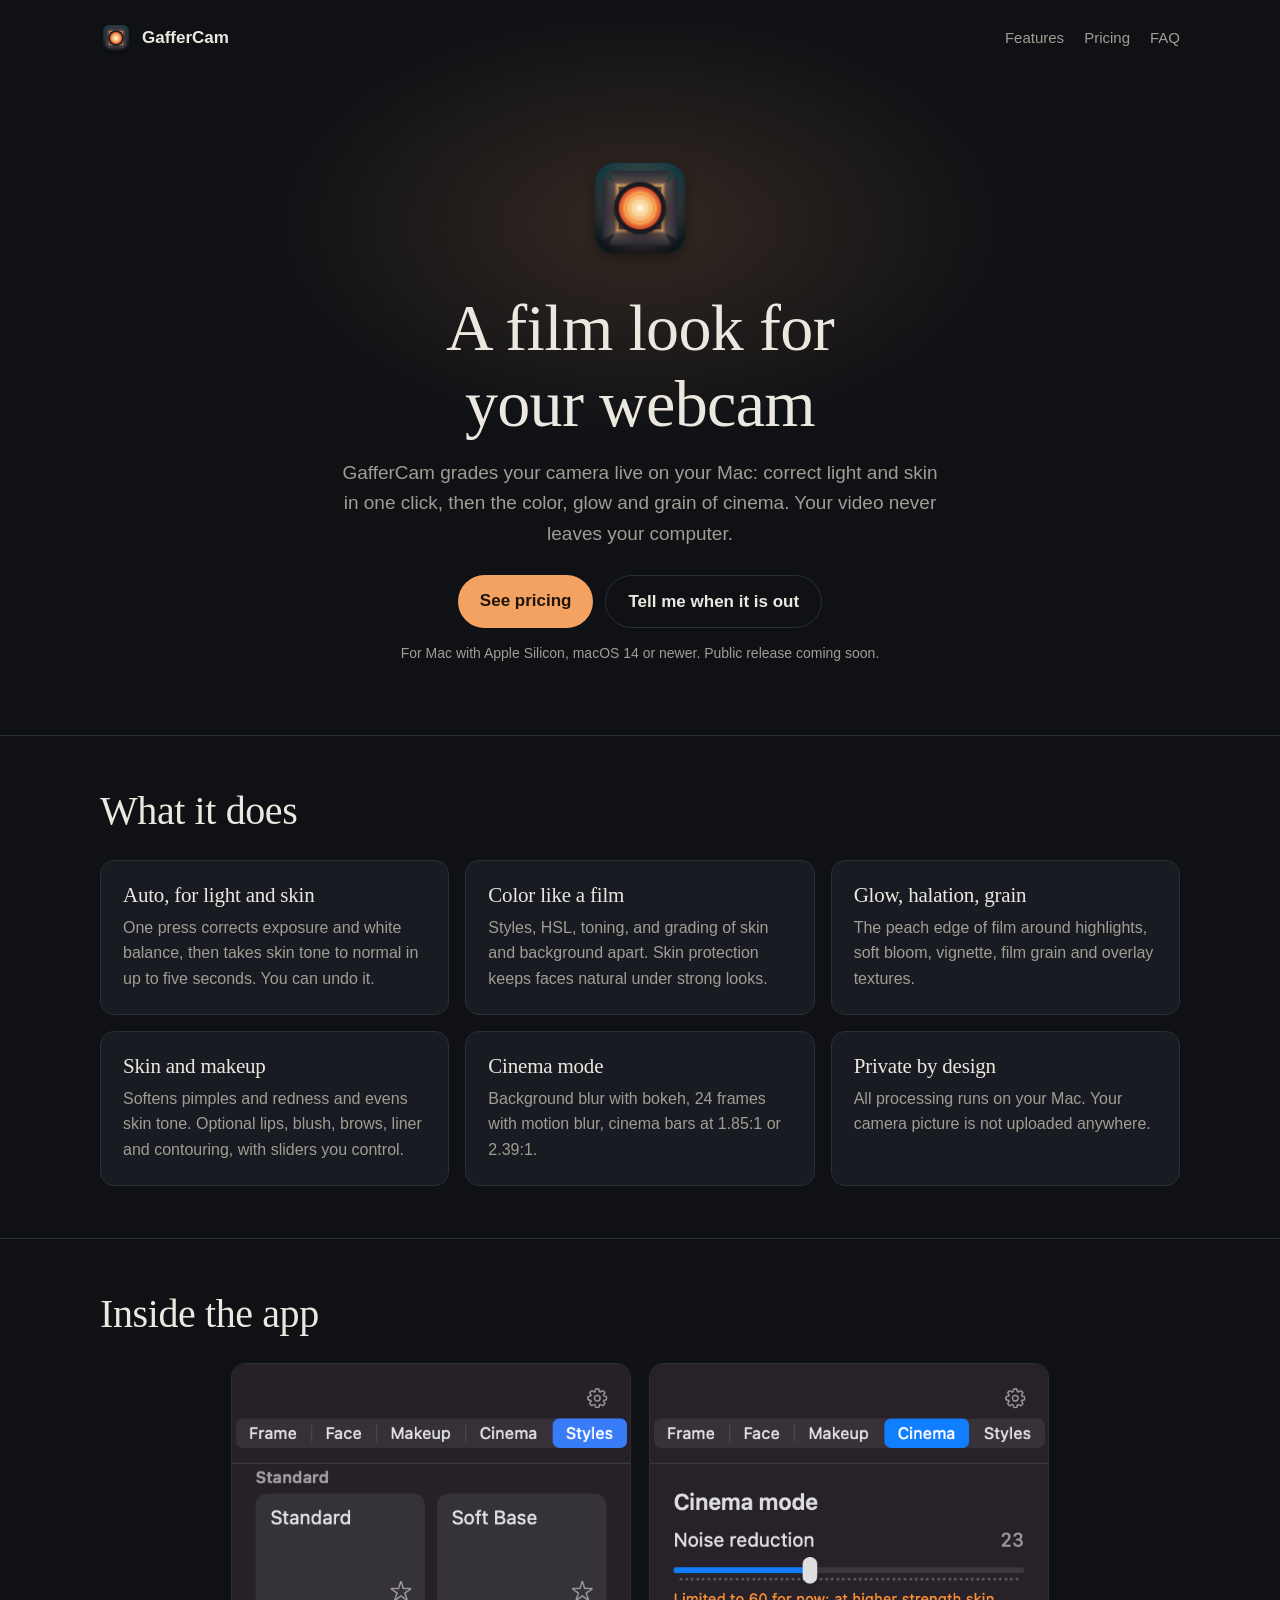
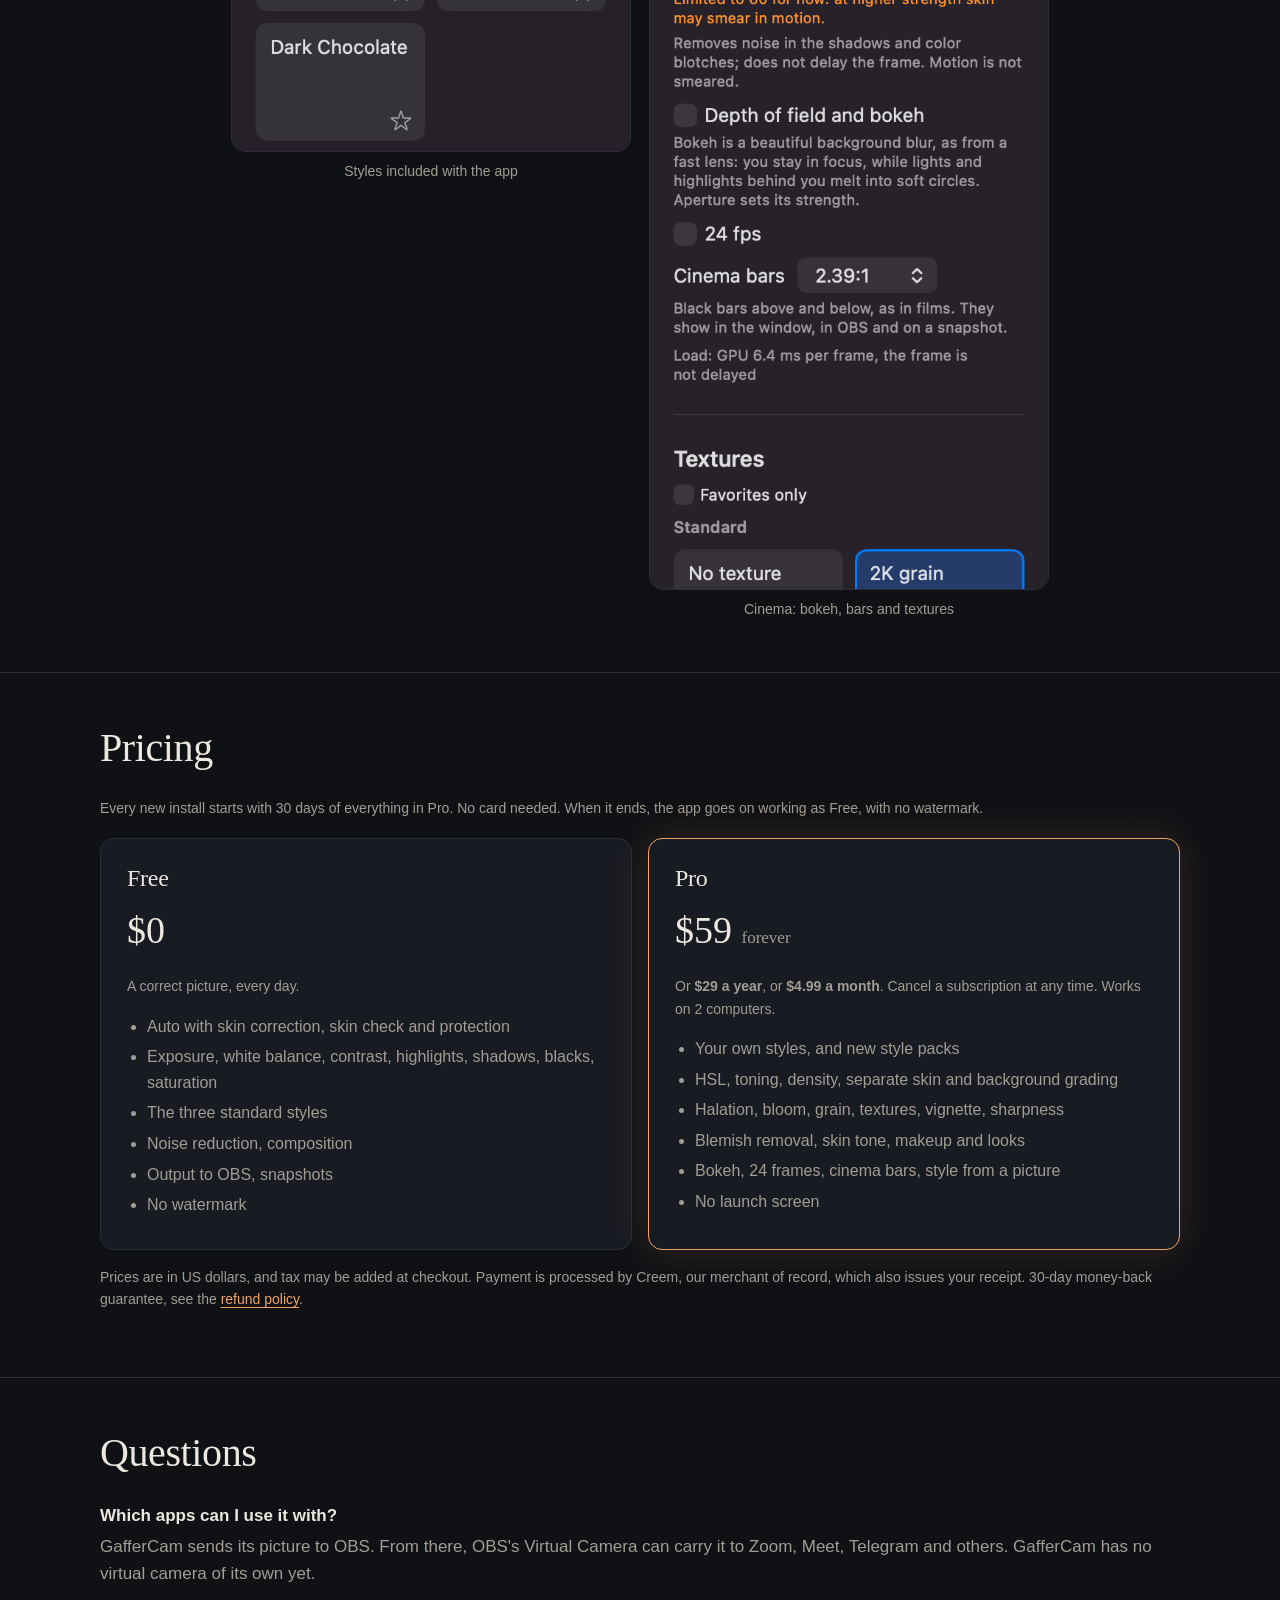
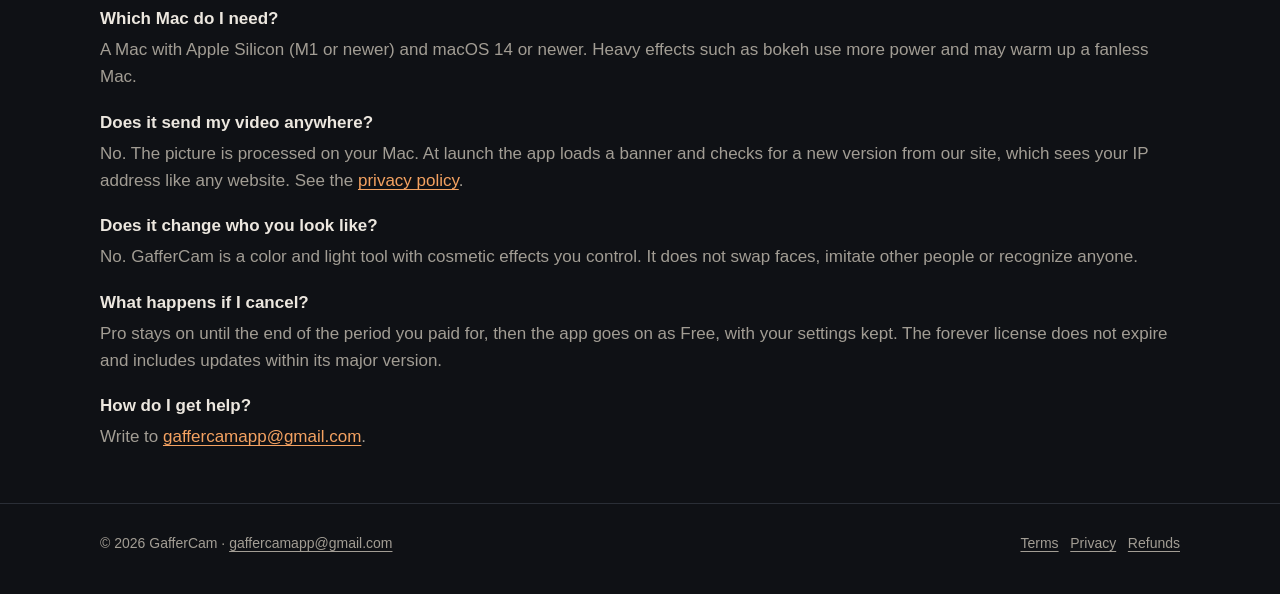
<file: index.html>
<!doctype html>
<html lang="en">
<head>
<meta charset="utf-8">
<meta name="viewport" content="width=device-width, initial-scale=1">
<title>GafferCam: a film look for your webcam</title>
<meta name="description" content="Real-time color grading for your webcam on Mac. Everything runs on your Mac, and your video stays with you.">
<link rel="icon" href="assets/icon.png">
<link rel="stylesheet" href="assets/site.css">
</head>
<body>
<div class="wrap"><header class="top">
  <a class="brand" href="index.html"><img src="assets/icon.png" alt="">GafferCam</a>
  <nav><a href="index.html#features">Features</a><a href="index.html#pricing">Pricing</a><a href="index.html#faq">FAQ</a></nav>
</header></div>
<main>
<div class="wrap hero">
  <img class="mark" src="assets/icon.png" alt="GafferCam icon: a film light with a warm lens">
  <h1>A film look for your webcam</h1>
  <p class="lead">GafferCam grades your camera live on your Mac: correct light and skin in one click, then the color, glow and grain of cinema. Your video never leaves your computer.</p>
  <div class="actions">
    <a class="button" href="#pricing">See pricing</a>
    <a class="button ghost" href="mailto:gaffercamapp@gmail.com?subject=GafferCam%20release">Tell me when it is out</a>
  </div>
  <p class="small">For Mac with Apple Silicon, macOS 14 or newer. Public release coming soon.</p>
</div>

<section id="features"><div class="wrap">
  <h2>What it does</h2>
  <div class="grid">
    <div class="card"><h3>Auto, for light and skin</h3><p>One press corrects exposure and white balance, then takes skin tone to normal in up to five seconds. You can undo it.</p></div>
    <div class="card"><h3>Color like a film</h3><p>Styles, HSL, toning, and grading of skin and background apart. Skin protection keeps faces natural under strong looks.</p></div>
    <div class="card"><h3>Glow, halation, grain</h3><p>The peach edge of film around highlights, soft bloom, vignette, film grain and overlay textures.</p></div>
    <div class="card"><h3>Skin and makeup</h3><p>Softens pimples and redness and evens skin tone. Optional lips, blush, brows, liner and contouring, with sliders you control.</p></div>
    <div class="card"><h3>Cinema mode</h3><p>Background blur with bokeh, 24 frames with motion blur, cinema bars at 1.85:1 or 2.39:1.</p></div>
    <div class="card"><h3>Private by design</h3><p>All processing runs on your Mac. Your camera picture is not uploaded anywhere.</p></div>
  </div>
</div></section>

<section><div class="wrap">
  <h2>Inside the app</h2>
  <div class="shots">
    <figure><img src="assets/styles.png" width="540" height="526" alt="The Styles tab with the standard styles" loading="lazy"><figcaption>Styles included with the app</figcaption></figure>
    <figure><img src="assets/cinema.png" width="540" height="1120" alt="The Cinema tab, with noise reduction, bokeh, cinema bars and textures" loading="lazy"><figcaption>Cinema: bokeh, bars and textures</figcaption></figure>
  </div>
</div></section>

<section id="pricing"><div class="wrap">
  <h2>Pricing</h2>
  <p class="small">Every new install starts with 30 days of everything in Pro. No card needed. When it ends, the app goes on working as Free, with no watermark.</p>
  <div class="plans" style="margin-top:18px">
    <div class="plan">
      <h3>Free</h3>
      <div class="price">$0</div>
      <p class="small">A correct picture, every day.</p>
      <ul>
        <li>Auto with skin correction, skin check and protection</li>
        <li>Exposure, white balance, contrast, highlights, shadows, blacks, saturation</li>
        <li>The three standard styles</li>
        <li>Noise reduction, composition</li>
        <li>Output to OBS, snapshots</li>
        <li>No watermark</li>
      </ul>
    </div>
    <div class="plan pro">
      <h3>Pro</h3>
      <div class="price">$59 <span class="period">forever</span></div>
      <p class="small">Or <strong>$29 a year</strong>, or <strong>$4.99 a month</strong>. Cancel a subscription at any time. Works on 2 computers.</p>
      <ul>
        <li>Your own styles, and new style packs</li>
        <li>HSL, toning, density, separate skin and background grading</li>
        <li>Halation, bloom, grain, textures, vignette, sharpness</li>
        <li>Blemish removal, skin tone, makeup and looks</li>
        <li>Bokeh, 24 frames, cinema bars, style from a picture</li>
                <li>No launch screen</li>
      </ul>
    </div>
  </div>
  <p class="small" style="margin-top:16px">Prices are in US dollars, and tax may be added at checkout. Payment is processed by Creem, our merchant of record, which also issues your receipt. 30-day money-back guarantee, see the <a href="refund.html">refund policy</a>.</p>
</div></section>

<section id="faq"><div class="wrap">
  <h2>Questions</h2>
  <dl>
    <dt>Which apps can I use it with?</dt>
    <dd>GafferCam sends its picture to OBS. From there, OBS's Virtual Camera can carry it to Zoom, Meet, Telegram and others. GafferCam has no virtual camera of its own yet.</dd>
    <dt>Which Mac do I need?</dt>
    <dd>A Mac with Apple Silicon (M1 or newer) and macOS 14 or newer. Heavy effects such as bokeh use more power and may warm up a fanless Mac.</dd>
    <dt>Does it send my video anywhere?</dt>
    <dd>No. The picture is processed on your Mac. At launch the app loads a banner and checks for a new version from our site, which sees your IP address like any website. See the <a href="privacy.html">privacy policy</a>.</dd>
    <dt>Does it change who you look like?</dt>
    <dd>No. GafferCam is a color and light tool with cosmetic effects you control. It does not swap faces, imitate other people or recognize anyone.</dd>
    <dt>What happens if I cancel?</dt>
    <dd>Pro stays on until the end of the period you paid for, then the app goes on as Free, with your settings kept. The forever license does not expire and includes updates within its major version.</dd>
    <dt>How do I get help?</dt>
    <dd>Write to <a href="mailto:gaffercamapp@gmail.com">gaffercamapp@gmail.com</a>.</dd>
  </dl>
</div></section>
</main>
<footer><div class="wrap">
  <span>© 2026 GafferCam · <a href="mailto:gaffercamapp@gmail.com">gaffercamapp@gmail.com</a></span>
  <span><a href="terms.html">Terms</a> &nbsp; <a href="privacy.html">Privacy</a> &nbsp; <a href="refund.html">Refunds</a></span>
</div></footer>
</body>
</html>
</file>
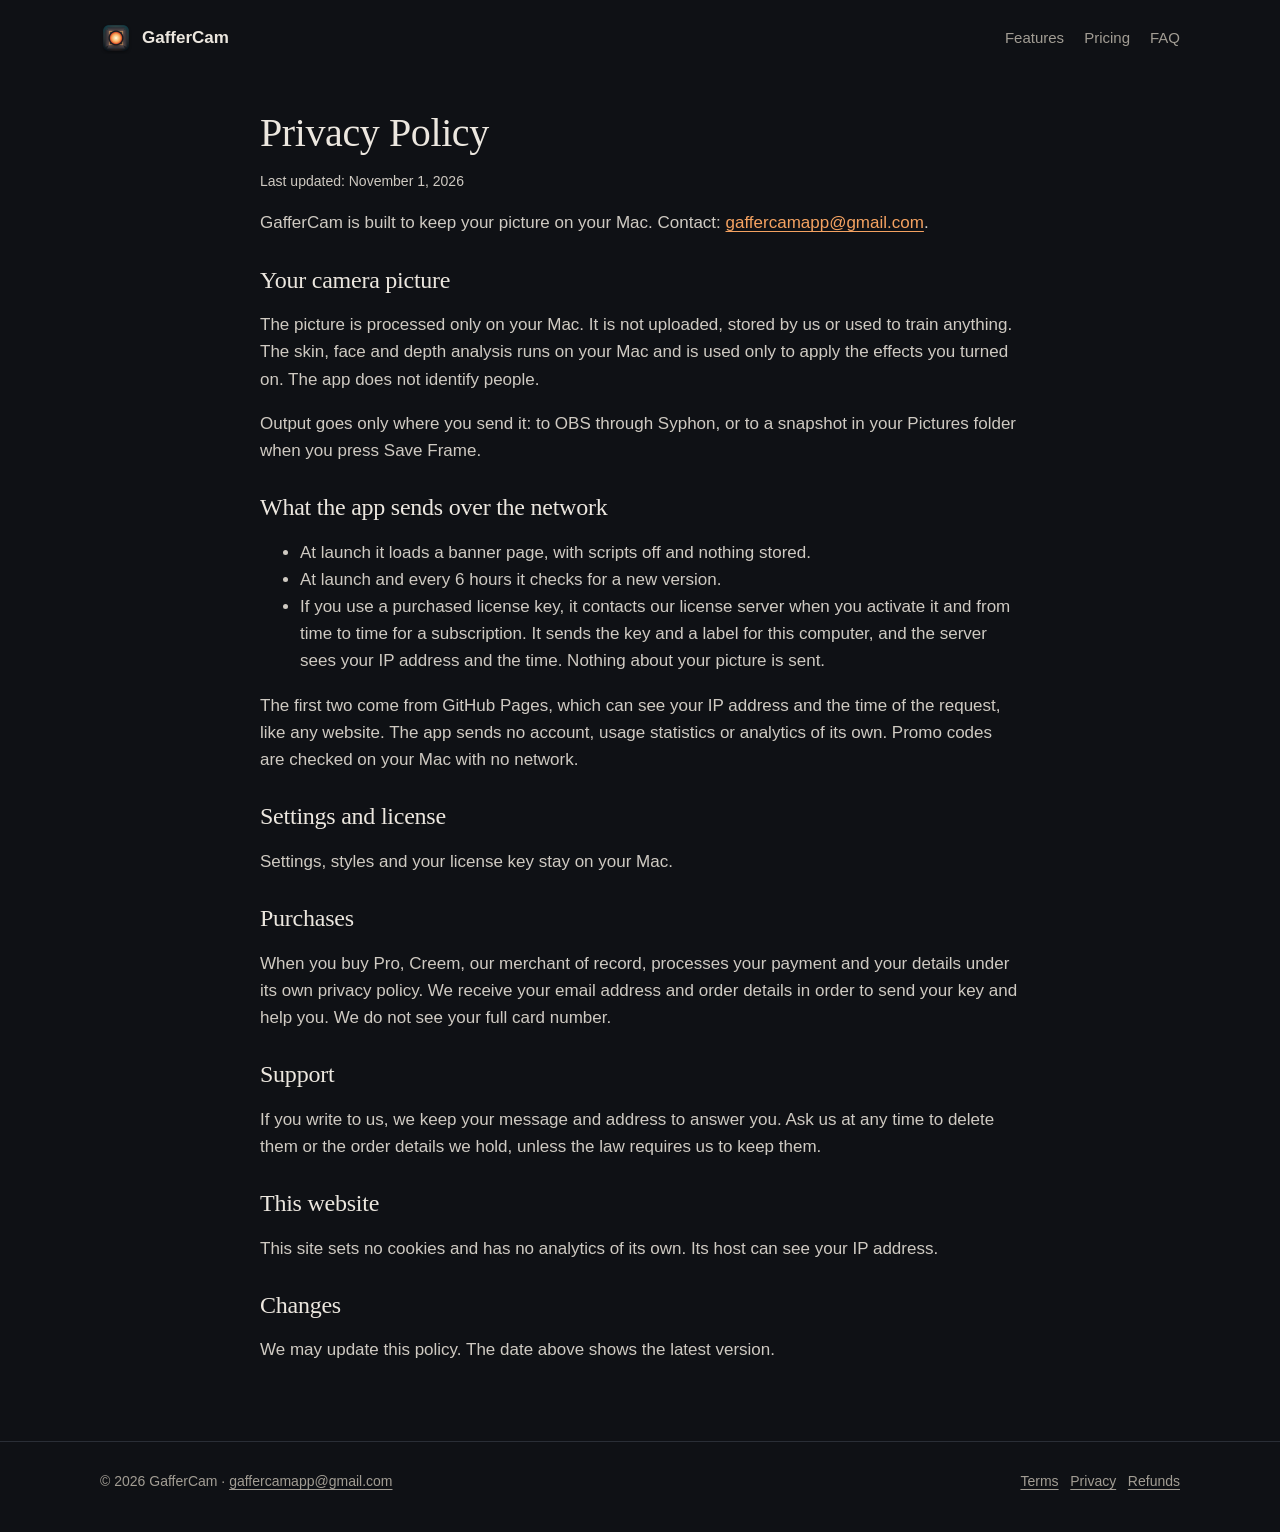
<file: privacy.html>
<!doctype html>
<html lang="en">
<head>
<meta charset="utf-8">
<meta name="viewport" content="width=device-width, initial-scale=1">
<title>Privacy Policy · GafferCam</title>
<meta name="description" content="Privacy Policy for GafferCam.">
<link rel="icon" href="assets/icon.png">
<link rel="stylesheet" href="assets/site.css">
</head>
<body>
<div class="wrap"><header class="top">
  <a class="brand" href="index.html"><img src="assets/icon.png" alt="">GafferCam</a>
  <nav><a href="index.html#features">Features</a><a href="index.html#pricing">Pricing</a><a href="index.html#faq">FAQ</a></nav>
</header></div>
<main class="wrap legal">
<h1>Privacy Policy</h1>
<p class="small">Last updated: November 1, 2026</p>
<p>GafferCam is built to keep your picture on your Mac. Contact: <a href="mailto:gaffercamapp@gmail.com">gaffercamapp@gmail.com</a>.</p>
<h2>Your camera picture</h2>
<p>The picture is processed only on your Mac. It is not uploaded, stored by us or used to train anything. The skin, face and depth analysis runs on your Mac and is used only to apply the effects you turned on. The app does not identify people.</p>
<p>Output goes only where you send it: to OBS through Syphon, or to a snapshot in your Pictures folder when you press Save Frame.</p>
<h2>What the app sends over the network</h2>
<ul>
  <li>At launch it loads a banner page, with scripts off and nothing stored.</li>
  <li>At launch and every 6 hours it checks for a new version.</li>
  <li>If you use a purchased license key, it contacts our license server when you activate it and from time to time for a subscription. It sends the key and a label for this computer, and the server sees your IP address and the time. Nothing about your picture is sent.</li>
</ul>
<p>The first two come from GitHub Pages, which can see your IP address and the time of the request, like any website. The app sends no account, usage statistics or analytics of its own. Promo codes are checked on your Mac with no network.</p>
<h2>Settings and license</h2>
<p>Settings, styles and your license key stay on your Mac.</p>
<h2>Purchases</h2>
<p>When you buy Pro, Creem, our merchant of record, processes your payment and your details under its own privacy policy. We receive your email address and order details in order to send your key and help you. We do not see your full card number.</p>
<h2>Support</h2>
<p>If you write to us, we keep your message and address to answer you. Ask us at any time to delete them or the order details we hold, unless the law requires us to keep them.</p>
<h2>This website</h2>
<p>This site sets no cookies and has no analytics of its own. Its host can see your IP address.</p>
<h2>Changes</h2>
<p>We may update this policy. The date above shows the latest version.</p>
</main>
<footer><div class="wrap">
  <span>© 2026 GafferCam · <a href="mailto:gaffercamapp@gmail.com">gaffercamapp@gmail.com</a></span>
  <span><a href="terms.html">Terms</a> &nbsp; <a href="privacy.html">Privacy</a> &nbsp; <a href="refund.html">Refunds</a></span>
</div></footer>
</body>
</html>
</file>
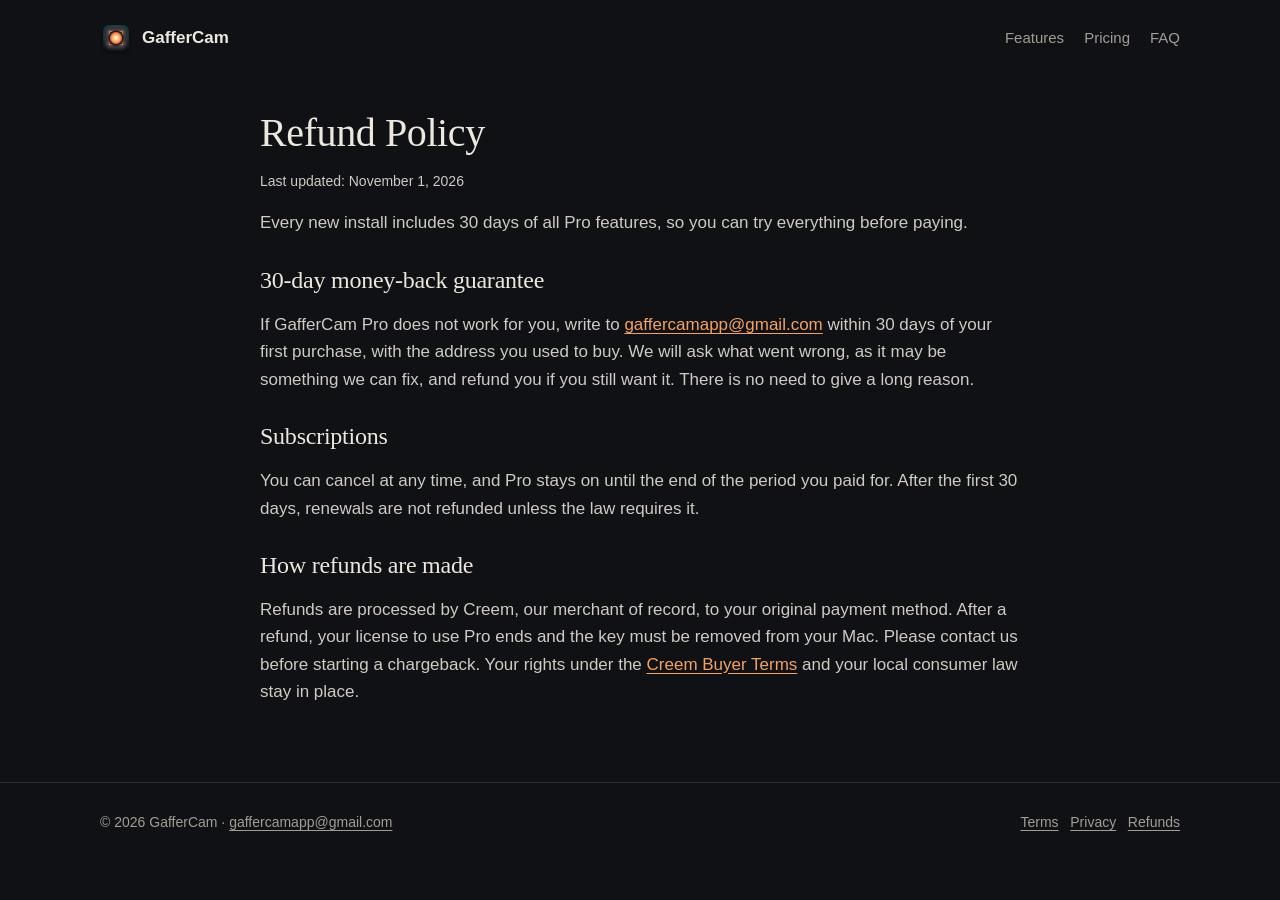
<file: refund.html>
<!doctype html>
<html lang="en">
<head>
<meta charset="utf-8">
<meta name="viewport" content="width=device-width, initial-scale=1">
<title>Refund Policy · GafferCam</title>
<meta name="description" content="Refund Policy for GafferCam Pro.">
<link rel="icon" href="assets/icon.png">
<link rel="stylesheet" href="assets/site.css">
</head>
<body>
<div class="wrap"><header class="top">
  <a class="brand" href="index.html"><img src="assets/icon.png" alt="">GafferCam</a>
  <nav><a href="index.html#features">Features</a><a href="index.html#pricing">Pricing</a><a href="index.html#faq">FAQ</a></nav>
</header></div>
<main class="wrap legal">
<h1>Refund Policy</h1>
<p class="small">Last updated: November 1, 2026</p>
<p>Every new install includes 30 days of all Pro features, so you can try everything before paying.</p>
<h2>30-day money-back guarantee</h2>
<p>If GafferCam Pro does not work for you, write to <a href="mailto:gaffercamapp@gmail.com">gaffercamapp@gmail.com</a> within 30 days of your first purchase, with the address you used to buy. We will ask what went wrong, as it may be something we can fix, and refund you if you still want it. There is no need to give a long reason.</p>
<h2>Subscriptions</h2>
<p>You can cancel at any time, and Pro stays on until the end of the period you paid for. After the first 30 days, renewals are not refunded unless the law requires it.</p>
<h2>How refunds are made</h2>
<p>Refunds are processed by Creem, our merchant of record, to your original payment method. After a refund, your license to use Pro ends and the key must be removed from your Mac. Please contact us before starting a chargeback. Your rights under the <a href="https://www.creem.io/buyer-terms">Creem Buyer Terms</a> and your local consumer law stay in place.</p>
</main>
<footer><div class="wrap">
  <span>© 2026 GafferCam · <a href="mailto:gaffercamapp@gmail.com">gaffercamapp@gmail.com</a></span>
  <span><a href="terms.html">Terms</a> &nbsp; <a href="privacy.html">Privacy</a> &nbsp; <a href="refund.html">Refunds</a></span>
</div></footer>
</body>
</html>
</file>
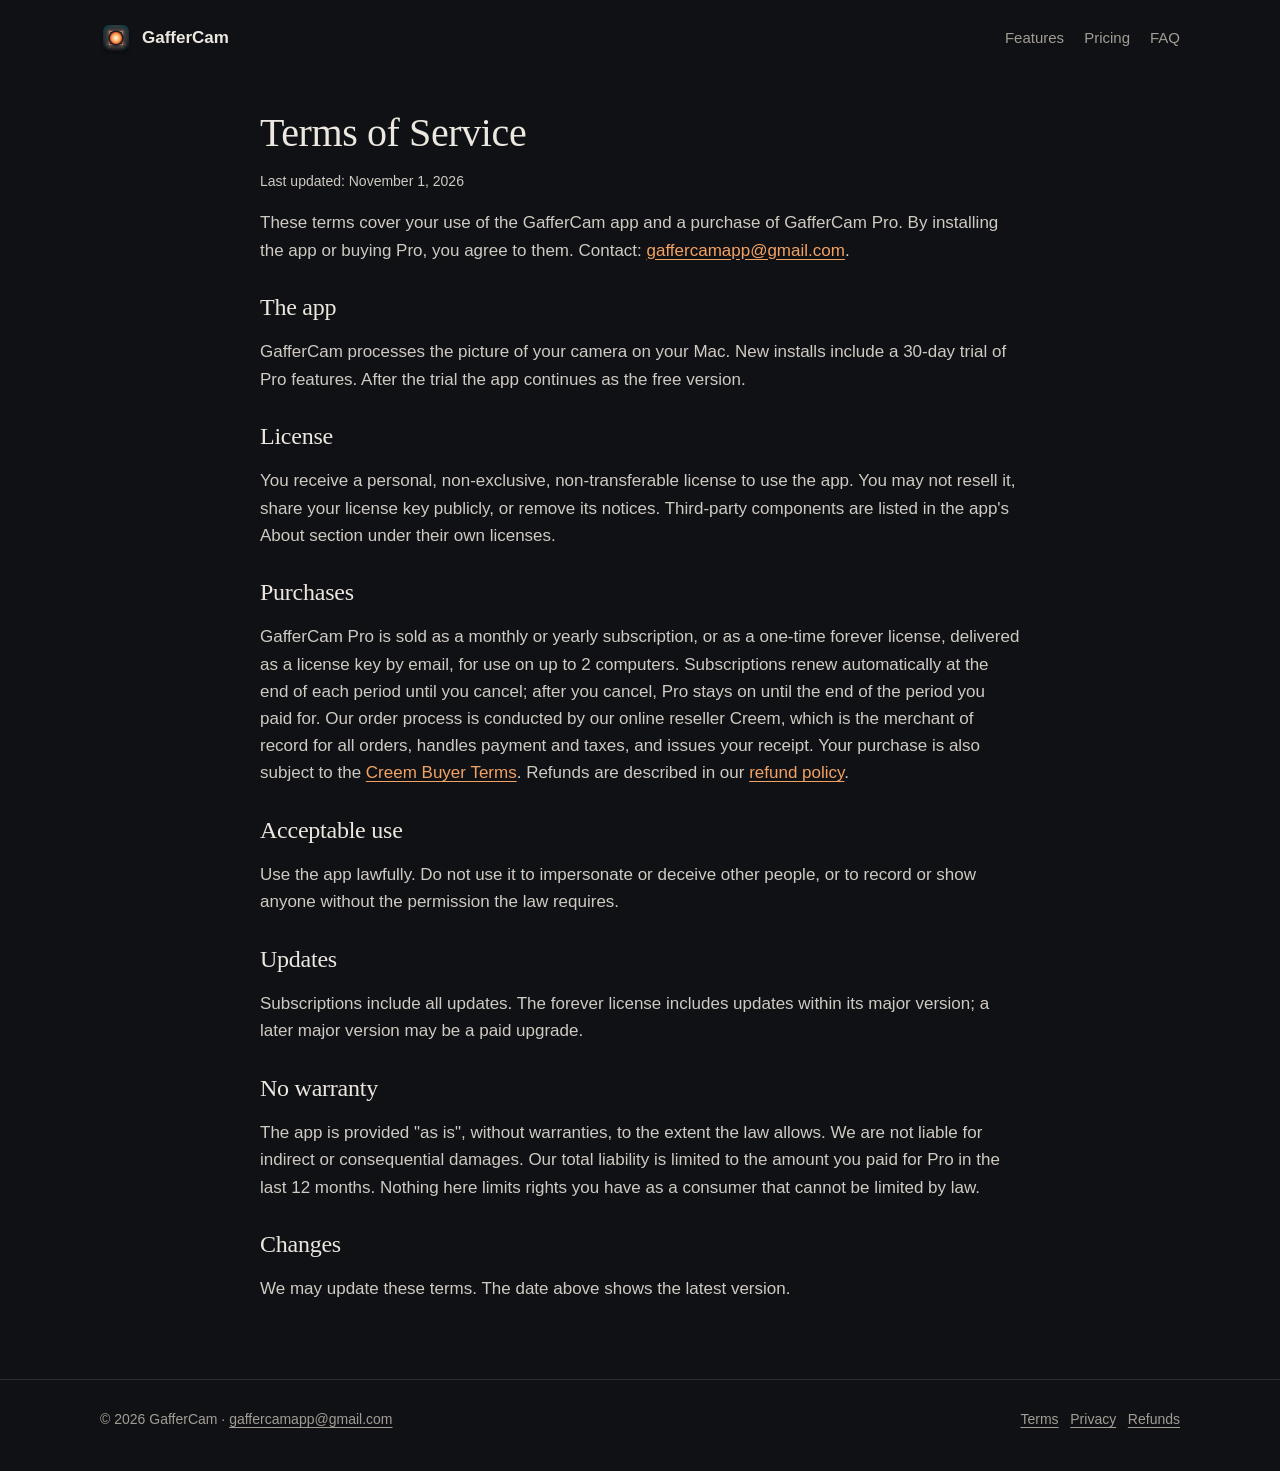
<file: terms.html>
<!doctype html>
<html lang="en">
<head>
<meta charset="utf-8">
<meta name="viewport" content="width=device-width, initial-scale=1">
<title>Terms of Service · GafferCam</title>
<meta name="description" content="Terms of Service for GafferCam.">
<link rel="icon" href="assets/icon.png">
<link rel="stylesheet" href="assets/site.css">
</head>
<body>
<div class="wrap"><header class="top">
  <a class="brand" href="index.html"><img src="assets/icon.png" alt="">GafferCam</a>
  <nav><a href="index.html#features">Features</a><a href="index.html#pricing">Pricing</a><a href="index.html#faq">FAQ</a></nav>
</header></div>
<main class="wrap legal">
<h1>Terms of Service</h1>
<p class="small">Last updated: November 1, 2026</p>
<p>These terms cover your use of the GafferCam app and a purchase of GafferCam Pro. By installing the app or buying Pro, you agree to them. Contact: <a href="mailto:gaffercamapp@gmail.com">gaffercamapp@gmail.com</a>.</p>
<h2>The app</h2>
<p>GafferCam processes the picture of your camera on your Mac. New installs include a 30-day trial of Pro features. After the trial the app continues as the free version.</p>
<h2>License</h2>
<p>You receive a personal, non-exclusive, non-transferable license to use the app. You may not resell it, share your license key publicly, or remove its notices. Third-party components are listed in the app's About section under their own licenses.</p>
<h2>Purchases</h2>
<p>GafferCam Pro is sold as a monthly or yearly subscription, or as a one-time forever license, delivered as a license key by email, for use on up to 2 computers. Subscriptions renew automatically at the end of each period until you cancel; after you cancel, Pro stays on until the end of the period you paid for. Our order process is conducted by our online reseller Creem, which is the merchant of record for all orders, handles payment and taxes, and issues your receipt. Your purchase is also subject to the <a href="https://www.creem.io/buyer-terms">Creem Buyer Terms</a>. Refunds are described in our <a href="refund.html">refund policy</a>.</p>
<h2>Acceptable use</h2>
<p>Use the app lawfully. Do not use it to impersonate or deceive other people, or to record or show anyone without the permission the law requires.</p>
<h2>Updates</h2>
<p>Subscriptions include all updates. The forever license includes updates within its major version; a later major version may be a paid upgrade.</p>
<h2>No warranty</h2>
<p>The app is provided "as is", without warranties, to the extent the law allows. We are not liable for indirect or consequential damages. Our total liability is limited to the amount you paid for Pro in the last 12 months. Nothing here limits rights you have as a consumer that cannot be limited by law.</p>
<h2>Changes</h2>
<p>We may update these terms. The date above shows the latest version.</p>
</main>
<footer><div class="wrap">
  <span>© 2026 GafferCam · <a href="mailto:gaffercamapp@gmail.com">gaffercamapp@gmail.com</a></span>
  <span><a href="terms.html">Terms</a> &nbsp; <a href="privacy.html">Privacy</a> &nbsp; <a href="refund.html">Refunds</a></span>
</div></footer>
</body>
</html>
</file>
<file: assets/site.css>
:root {
  --bg: #0f1115; --panel: #181b21; --line: #2a2e36; --text: #ece7df; --muted: #a29d94;
  --warm: #f4a261; --warm-deep: #c8553d; --glow: rgba(244, 162, 97, .16);
}
* { box-sizing: border-box; }
html { scroll-behavior: smooth; }
body { margin: 0; background: var(--bg); color: var(--text); font: 17px/1.6 -apple-system, BlinkMacSystemFont, "Segoe UI", Roboto, Arial, sans-serif; -webkit-font-smoothing: antialiased; }
a { color: var(--warm); text-underline-offset: 3px; }
.wrap { width: min(1080px, 100% - 40px); margin-inline: auto; }
header.top { display: flex; flex-wrap: wrap; gap: 6px 22px; align-items: center; justify-content: space-between; padding: 22px 0; }
.brand { display: flex; align-items: center; gap: 10px; color: var(--text); font-weight: 600; text-decoration: none; }
.brand img { width: 32px; height: 32px; }
nav { display: flex; flex-wrap: wrap; gap: 4px 20px; }
nav a { color: var(--muted); text-decoration: none; font-size: 15px; }
nav a:hover { color: var(--text); }
h1, h2, h3 { font-family: Georgia, "Times New Roman", serif; font-weight: 500; line-height: 1.15; margin: 0; letter-spacing: -.01em; }
.hero { position: relative; padding: 76px 0 56px; text-align: center; }
.hero::before { content: ""; position: absolute; inset: -60px 0 auto; height: 520px; background: radial-gradient(50% 60% at 50% 40%, var(--glow), transparent 70%); pointer-events: none; }
.hero > * { position: relative; }
.hero img.mark { width: 112px; height: 112px; }
.hero h1 { font-size: clamp(38px, 7vw, 66px); margin: 18px auto 16px; max-width: 15ch; }
.lead { color: var(--muted); font-size: 19px; max-width: 58ch; margin: 0 auto 26px; }
.button { display: inline-block; padding: 12px 22px; border-radius: 999px; background: var(--warm); color: #20140b; font-weight: 600; text-decoration: none; }
.button.ghost { background: transparent; color: var(--text); border: 1px solid var(--line); }
.actions { display: flex; flex-wrap: wrap; gap: 12px; justify-content: center; }
.small { color: var(--muted); font-size: 14px; }
section { padding: 52px 0; border-top: 1px solid var(--line); }
section > .wrap > h2 { font-size: clamp(28px, 4.5vw, 40px); margin-bottom: 26px; }
.grid { display: grid; gap: 16px; grid-template-columns: repeat(auto-fit, minmax(260px, 1fr)); }
.card { background: var(--panel); border: 1px solid var(--line); border-radius: 14px; padding: 22px; }
.card h3 { font-size: 21px; margin-bottom: 8px; }
.card p { margin: 0; color: var(--muted); font-size: 16px; }
.shots { display: flex; gap: 18px; flex-wrap: wrap; justify-content: center; }
.shots figure { margin: 0; flex: 1 1 280px; max-width: 400px; }
.shots img { width: 100%; height: auto; display: block; border-radius: 14px; border: 1px solid var(--line); }
.shots figcaption { color: var(--muted); font-size: 14px; margin-top: 8px; text-align: center; }
.plans { display: grid; gap: 16px; grid-template-columns: repeat(auto-fit, minmax(300px, 1fr)); }
.plan { background: var(--panel); border: 1px solid var(--line); border-radius: 14px; padding: 26px; }
.plan.pro { border-color: var(--warm); box-shadow: 0 0 44px var(--glow); }
.plan h3 { font-size: 24px; }
.price { font-size: 38px; font-family: Georgia, serif; margin: 8px 0 2px; }
.price .period { font-size: 17px; color: var(--muted); font-family: inherit; }
.plan ul { margin: 16px 0 0; padding-left: 20px; color: var(--muted); font-size: 16px; }
.plan li { margin-bottom: 5px; }
dl { margin: 0; } dt { font-weight: 600; margin-top: 18px; } dd { margin: 4px 0 0; color: var(--muted); }
footer { border-top: 1px solid var(--line); padding: 28px 0 40px; color: var(--muted); font-size: 14px; }
footer .wrap { display: flex; flex-wrap: wrap; gap: 8px 22px; justify-content: space-between; }
footer a { color: var(--muted); }
.legal { padding: 34px 0 60px; max-width: 760px; }
.legal h1 { font-size: 40px; margin-bottom: 8px; }
.legal h2 { font-size: 24px; margin: 30px 0 8px; }
.legal p, .legal li { color: #cfcac2; }
@media (max-width: 560px) { .hero { padding-top: 40px; } section { padding: 40px 0; } }
</file>
